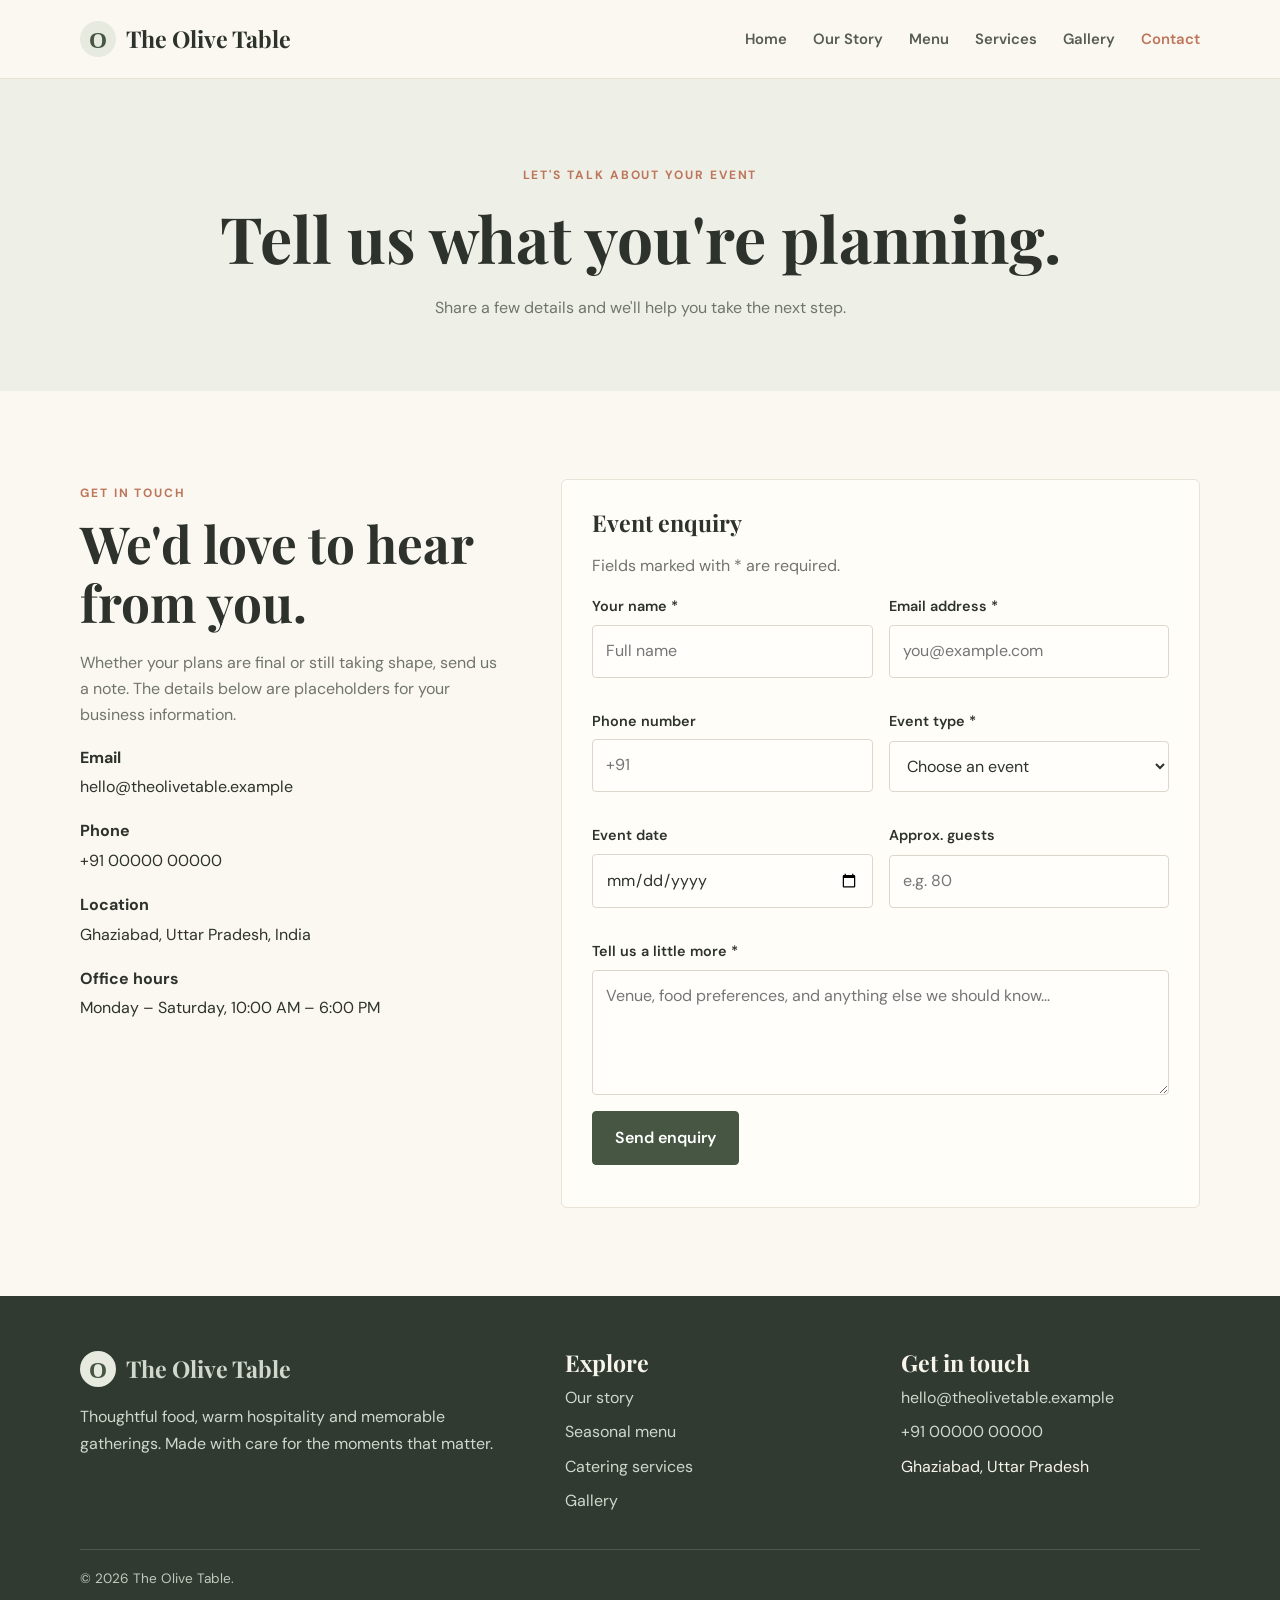
<file: contact.html>
<!DOCTYPE html>
<html lang="en">
<head>
  <meta charset="UTF-8">
  <meta name="viewport" content="width=device-width, initial-scale=1.0">
  <meta name="description" content="The Olive Table catering — thoughtful food and warm hospitality for every occasion.">
  <title>Contact | The Olive Table</title>
  <link rel="stylesheet" href="css/style.css">
</head>
<body>

<header class="site-header">
  <div class="container nav-wrap">
    <a class="brand" href="index.html"><span class="brand-mark">O</span> The Olive Table</a>
    <button class="nav-toggle" aria-label="Toggle navigation" aria-expanded="false">☰</button>
    <nav class="nav-links" aria-label="Main navigation">
      <a href="index.html">Home</a>
      <a href="about.html">Our Story</a>
      <a href="menu.html">Menu</a>
      <a href="services.html">Services</a>
      <a href="gallery.html">Gallery</a>
      <a href="contact.html">Contact</a>
    </nav>
  </div>
</header>


<main>
  <section class="page-hero"><div class="container"><span class="eyebrow">Let's talk about your event</span><h1>Tell us what you're planning.</h1><p>Share a few details and we'll help you take the next step.</p></div></section>
  <section class="section"><div class="container contact-layout">
    <div><span class="eyebrow">Get in touch</span><h2>We'd love to hear from you.</h2><p>Whether your plans are final or still taking shape, send us a note. The details below are placeholders for your business information.</p>
      <div class="contact-details">
        <div class="contact-item"><strong>Email</strong><a href="mailto:hello@theolivetable.example">hello@theolivetable.example</a></div>
        <div class="contact-item"><strong>Phone</strong><a href="tel:+910000000000">+91 00000 00000</a></div>
        <div class="contact-item"><strong>Location</strong><span>Ghaziabad, Uttar Pradesh, India</span></div>
        <div class="contact-item"><strong>Office hours</strong><span>Monday – Saturday, 10:00 AM – 6:00 PM</span></div>
      </div>
    </div>
    <form class="contact-form" id="enquiry-form">
      <h3>Event enquiry</h3>
      <p>Fields marked with * are required.</p>
      <div class="form-grid">
        <div class="field"><label for="name">Your name *</label><input id="name" name="name" required placeholder="Full name"></div>
        <div class="field"><label for="email">Email address *</label><input id="email" name="email" type="email" required placeholder="you@example.com"></div>
        <div class="field"><label for="phone">Phone number</label><input id="phone" name="phone" type="tel" placeholder="+91"></div>
        <div class="field"><label for="event">Event type *</label><select id="event" name="event" required><option value="">Choose an event</option><option>Wedding</option><option>Birthday or private party</option><option>Corporate event</option><option>Family gathering</option><option>Other</option></select></div>
        <div class="field"><label for="date">Event date</label><input id="date" name="date" type="date"></div>
        <div class="field"><label for="guests">Approx. guests</label><input id="guests" name="guests" type="number" min="1" placeholder="e.g. 80"></div>
        <div class="field full"><label for="message">Tell us a little more *</label><textarea id="message" name="message" required placeholder="Venue, food preferences, and anything else we should know..."></textarea></div>
      </div>
      <button class="btn" type="submit">Send enquiry</button>
      <p class="form-message" role="status" aria-live="polite"></p>
    </form>
  </div></section>
</main>


<footer class="site-footer">
  <div class="container">
    <div class="footer-grid">
      <div>
        <a class="brand" href="index.html"><span class="brand-mark">O</span> The Olive Table</a>
        <p>Thoughtful food, warm hospitality and memorable gatherings. Made with care for the moments that matter.</p>
      </div>
      <div>
        <h3>Explore</h3>
        <div class="footer-links">
          <a href="about.html">Our story</a><a href="menu.html">Seasonal menu</a>
          <a href="services.html">Catering services</a><a href="gallery.html">Gallery</a>
        </div>
      </div>
      <div>
        <h3>Get in touch</h3>
        <div class="footer-links">
          <a href="mailto:hello@theolivetable.example">hello@theolivetable.example</a>
          <a href="tel:+910000000000">+91 00000 00000</a>
          <span>Ghaziabad, Uttar Pradesh</span>
        </div>
      </div>
    </div>
    <div class="footer-bottom">© <span data-year></span> The Olive Table.</div>
  </div>
</footer>
<script src="js/main.js"></script>

</body>
</html>
</file>
<file: css/style.css>
@import url('https://fonts.googleapis.com/css2?family=DM+Sans:wght@400;500;600;700&family=Playfair+Display:wght@500;600;700&display=swap');

:root {
  --cream: #fbf8f1;
  --paper: #fffdf8;
  --sage: #71816b;
  --sage-dark: #465642;
  --terracotta: #bd765b;
  --ink: #2d332c;
  --muted: #70756c;
  --line: #e8e2d7;
  --shadow: 0 14px 40px rgba(54, 61, 48, .09);
}

* { box-sizing: border-box; }
html { scroll-behavior: smooth; }
body {
  margin: 0;
  background: var(--cream);
  color: var(--ink);
  font-family: "DM Sans", sans-serif;
  line-height: 1.65;
}
img { display: block; max-width: 100%; }
a { color: inherit; text-decoration: none; }
button, input, textarea, select { font: inherit; }
.container { width: min(1120px, 90%); margin: 0 auto; }
.eyebrow {
  color: var(--terracotta); text-transform: uppercase; letter-spacing: .16em;
  font-size: .75rem; font-weight: 700;
}
h1, h2, h3 { font-family: "Playfair Display", Georgia, serif; line-height: 1.15; }
h1 { font-size: clamp(2.7rem, 6vw, 5rem); margin: 14px 0 20px; }
h2 { font-size: clamp(2rem, 4vw, 3.2rem); margin: 8px 0 18px; }
h3 { font-size: 1.45rem; margin: 0 0 8px; }
p { color: var(--muted); }
.btn {
  display: inline-flex; align-items: center; justify-content: center; gap: 9px;
  padding: 13px 22px; border-radius: 4px; border: 1px solid var(--sage-dark);
  background: var(--sage-dark); color: white; font-weight: 600; cursor: pointer;
  transition: .2s ease;
}
.btn:hover { background: var(--terracotta); border-color: var(--terracotta); transform: translateY(-2px); }
.btn-outline { background: transparent; color: var(--sage-dark); }
.btn-outline:hover { color: white; }
.site-header {
  position: sticky; top: 0; z-index: 20; background: rgba(251,248,241,.95);
  backdrop-filter: blur(12px); border-bottom: 1px solid var(--line);
}
.nav-wrap { min-height: 78px; display: flex; align-items: center; justify-content: space-between; gap: 24px; }
.brand { display: flex; align-items: center; gap: 10px; font-family: "Playfair Display", serif; font-size: 1.45rem; font-weight: 700; }
.brand-mark {
  width: 36px; height: 36px; display: grid; place-items: center; border-radius: 50%;
  background: #e7eadf; color: var(--sage-dark); font-family: Georgia, serif;
}
.nav-links { display: flex; align-items: center; gap: 26px; }
.nav-links a { color: #565d53; font-size: .93rem; font-weight: 600; }
.nav-links a:hover, .nav-links a.active { color: var(--terracotta); }
.nav-toggle { display: none; border: 0; background: none; font-size: 1.7rem; color: var(--ink); cursor: pointer; }
.hero {
  min-height: 590px; display: grid; align-items: center;
  background: linear-gradient(90deg, rgba(30,37,29,.68), rgba(30,37,29,.12)),
    url("https://images.unsplash.com/photo-1555244162-803834f70033?auto=format&fit=crop&w=1800&q=85") center/cover;
  color: white;
}
.hero p { color: rgba(255,255,255,.88); max-width: 560px; font-size: 1.08rem; }
.hero .eyebrow { color: #f1c5a8; }
.hero h1 { max-width: 720px; }
.hero-actions { display: flex; gap: 12px; flex-wrap: wrap; margin-top: 28px; }
.hero .btn { background: var(--paper); border-color: var(--paper); color: var(--sage-dark); }
.hero .btn:hover { background: var(--terracotta); color: white; border-color: var(--terracotta); }
.hero .btn-outline { background: transparent; color: white; border-color: rgba(255,255,255,.8); }
.section { padding: 88px 0; }
.section-heading { max-width: 650px; margin-bottom: 38px; }
.section-heading.center { text-align: center; margin-left: auto; margin-right: auto; }
.split { display: grid; grid-template-columns: 1fr 1fr; gap: 64px; align-items: center; }
.photo {
  width: 100%; min-height: 390px; object-fit: cover; border-radius: 7px;
  box-shadow: var(--shadow);
}
.feature-grid, .card-grid { display: grid; grid-template-columns: repeat(3, 1fr); gap: 22px; }
.feature, .info-card, .menu-card {
  background: var(--paper); padding: 28px; border: 1px solid var(--line); border-radius: 6px;
}
.feature-icon { font-size: 1.7rem; margin-bottom: 14px; }
.feature p, .info-card p { margin-bottom: 0; }
.tint { background: #eef0e8; }
.quote-band { background: #e9e6dc; text-align: center; padding: 66px 20px; }
.quote-band blockquote {
  max-width: 760px; margin: 0 auto; color: var(--sage-dark);
  font: 500 clamp(1.5rem, 3vw, 2.3rem)/1.35 "Playfair Display", serif;
}
.page-hero {
  padding: 82px 0 70px; background: #eef0e8; text-align: center;
}
.page-hero p { max-width: 620px; margin: 0 auto; }
.page-hero h1 { font-size: clamp(2.5rem, 5vw, 4rem); }
.menu-tools { display: flex; justify-content: center; flex-wrap: wrap; gap: 10px; margin: 0 0 32px; }
.filter-btn {
  padding: 9px 18px; background: transparent; border: 1px solid var(--line);
  border-radius: 30px; color: var(--muted); cursor: pointer;
}
.filter-btn.active, .filter-btn:hover { background: var(--sage-dark); color: white; border-color: var(--sage-dark); }
.menu-card { padding: 0; overflow: hidden; }
.menu-card img { width: 100%; height: 205px; object-fit: cover; }
.menu-card-content { padding: 20px; }
.menu-card-top { display: flex; justify-content: space-between; gap: 12px; align-items: start; }
.price { color: var(--terracotta); font-weight: 700; white-space: nowrap; }
.menu-card p { margin: 7px 0 0; font-size: .93rem; }
.service-list { display: grid; gap: 16px; }
.service-row { display: grid; grid-template-columns: 58px 1fr; gap: 18px; padding: 22px 0; border-bottom: 1px solid var(--line); }
.service-number { font: 600 1.8rem "Playfair Display", serif; color: var(--terracotta); }
.gallery-grid { display: grid; grid-template-columns: repeat(3, 1fr); gap: 14px; }
.gallery-grid img { width: 100%; height: 255px; object-fit: cover; border-radius: 5px; }
.contact-layout { display: grid; grid-template-columns: .8fr 1.2fr; gap: 55px; }
.contact-details { display: grid; gap: 18px; }
.contact-item strong { display: block; color: var(--ink); margin-bottom: 3px; }
.contact-form { background: var(--paper); border: 1px solid var(--line); padding: 30px; border-radius: 6px; }
.form-grid { display: grid; grid-template-columns: 1fr 1fr; gap: 16px; }
.field { display: grid; gap: 6px; margin-bottom: 16px; }
.field.full { grid-column: 1 / -1; }
.field label { font-weight: 600; font-size: .9rem; }
.field input, .field textarea, .field select {
  width: 100%; border: 1px solid #dcd7cc; background: #fffefa; padding: 12px 13px;
  border-radius: 4px; outline: none; color: var(--ink);
}
.field input:focus, .field textarea:focus, .field select:focus { border-color: var(--sage); box-shadow: 0 0 0 3px rgba(113,129,107,.12); }
.field textarea { min-height: 125px; resize: vertical; }
.form-message { margin: 12px 0 0; font-weight: 600; }
.cta-panel {
  background: var(--sage-dark); color: white; padding: 54px; border-radius: 7px;
  display: flex; align-items: center; justify-content: space-between; gap: 24px;
}
.cta-panel h2 { margin: 0; max-width: 580px; }
.cta-panel p { color: #e0e5dc; }
.cta-panel .btn { background: white; border-color: white; color: var(--sage-dark); white-space: nowrap; }
.site-footer { background: #303a30; color: #f7f4ec; padding: 54px 0 22px; }
.footer-grid { display: grid; grid-template-columns: 1.5fr 1fr 1fr; gap: 36px; }
.site-footer p, .site-footer a { color: #d1d7cd; }
.site-footer a:hover { color: #f0c3a8; }
.footer-links { display: grid; gap: 8px; }
.footer-bottom { border-top: 1px solid rgba(255,255,255,.15); margin-top: 35px; padding-top: 18px; font-size: .85rem; color: #c2c9be; }
@media (max-width: 820px) {
  .nav-toggle { display: block; }
  .nav-links {
    display: none; position: absolute; top: 78px; left: 0; right: 0; padding: 20px 5%;
    background: var(--cream); border-bottom: 1px solid var(--line); flex-direction: column; align-items: flex-start;
  }
  .nav-links.open { display: flex; }
  .split, .contact-layout { grid-template-columns: 1fr; gap: 34px; }
  .feature-grid, .card-grid { grid-template-columns: repeat(2, 1fr); }
  .gallery-grid { grid-template-columns: repeat(2, 1fr); }
  .cta-panel { align-items: flex-start; flex-direction: column; padding: 36px; }
}
@media (max-width: 560px) {
  .section { padding: 62px 0; }
  .feature-grid, .card-grid, .gallery-grid, .footer-grid, .form-grid { grid-template-columns: 1fr; }
  .gallery-grid img { height: 230px; }
  .hero { min-height: 570px; }
  .photo { min-height: 280px; }
  .contact-form { padding: 22px; }
}
</file>
